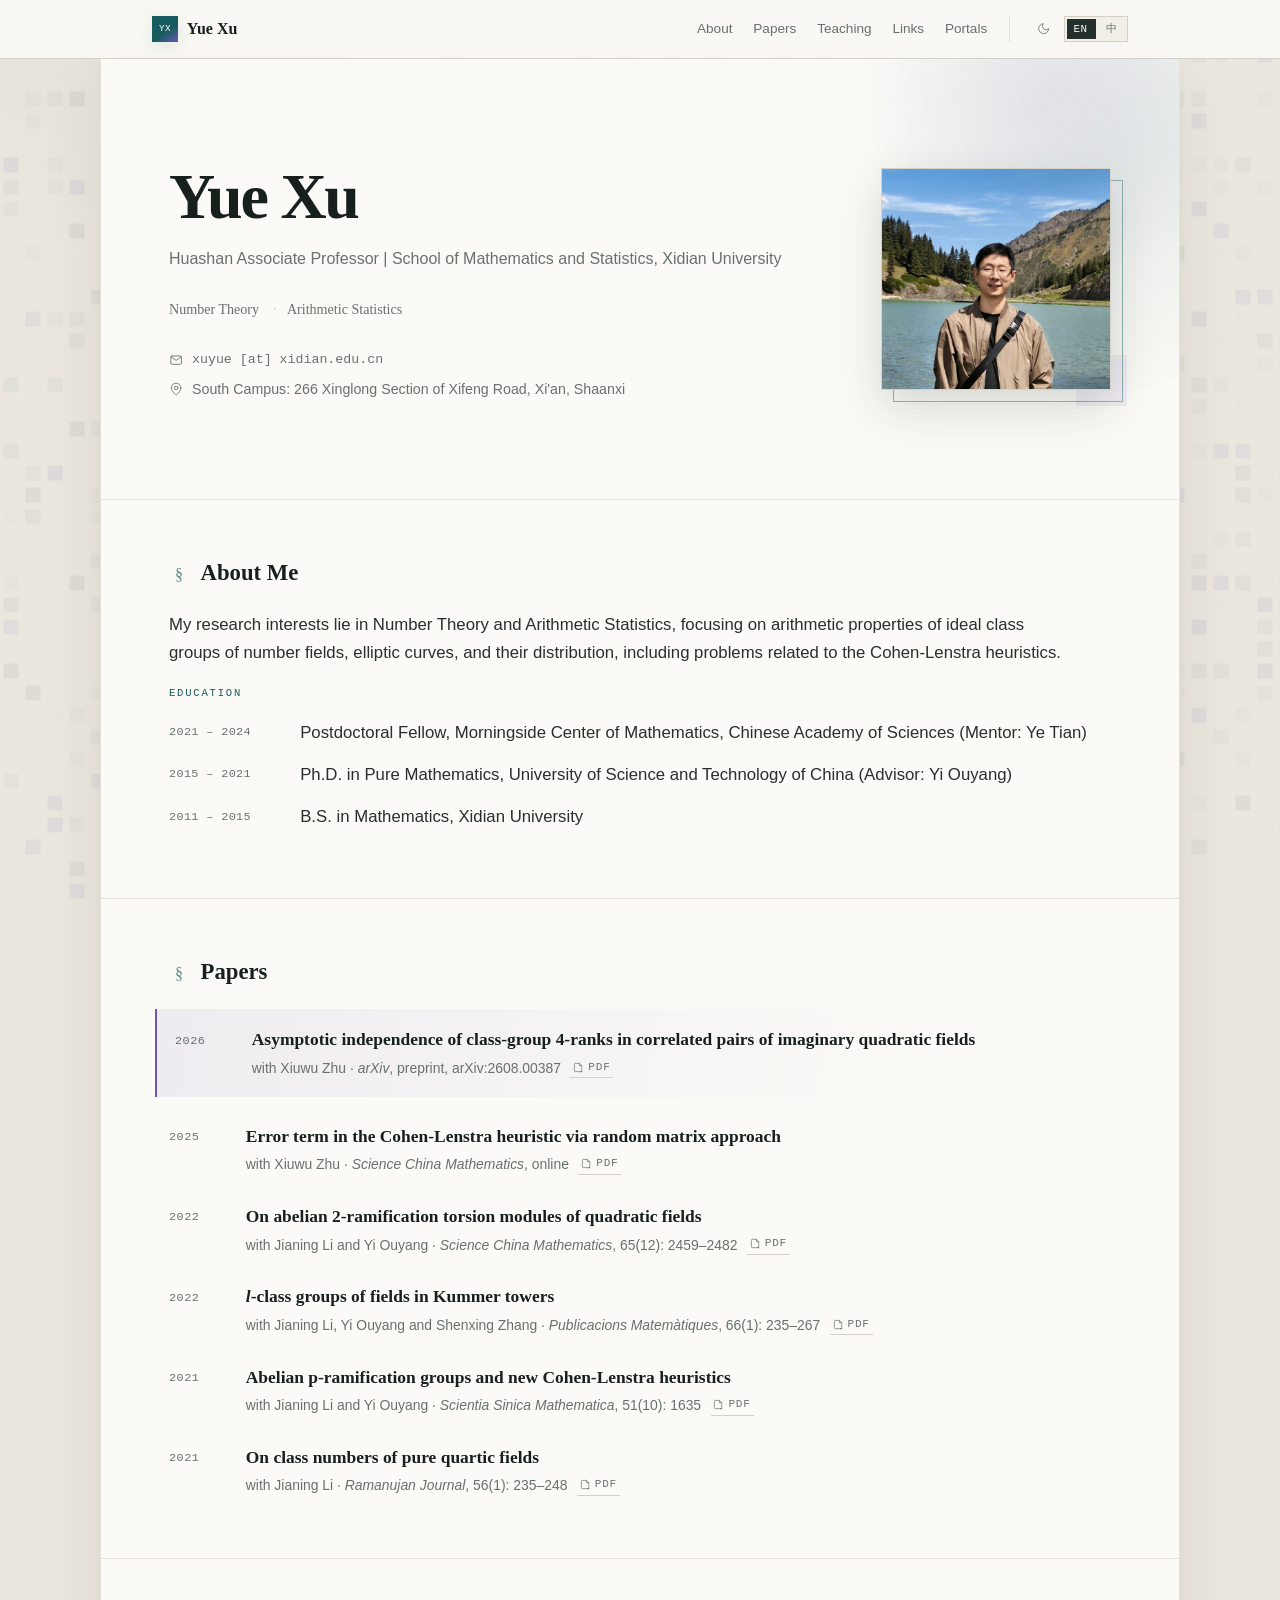
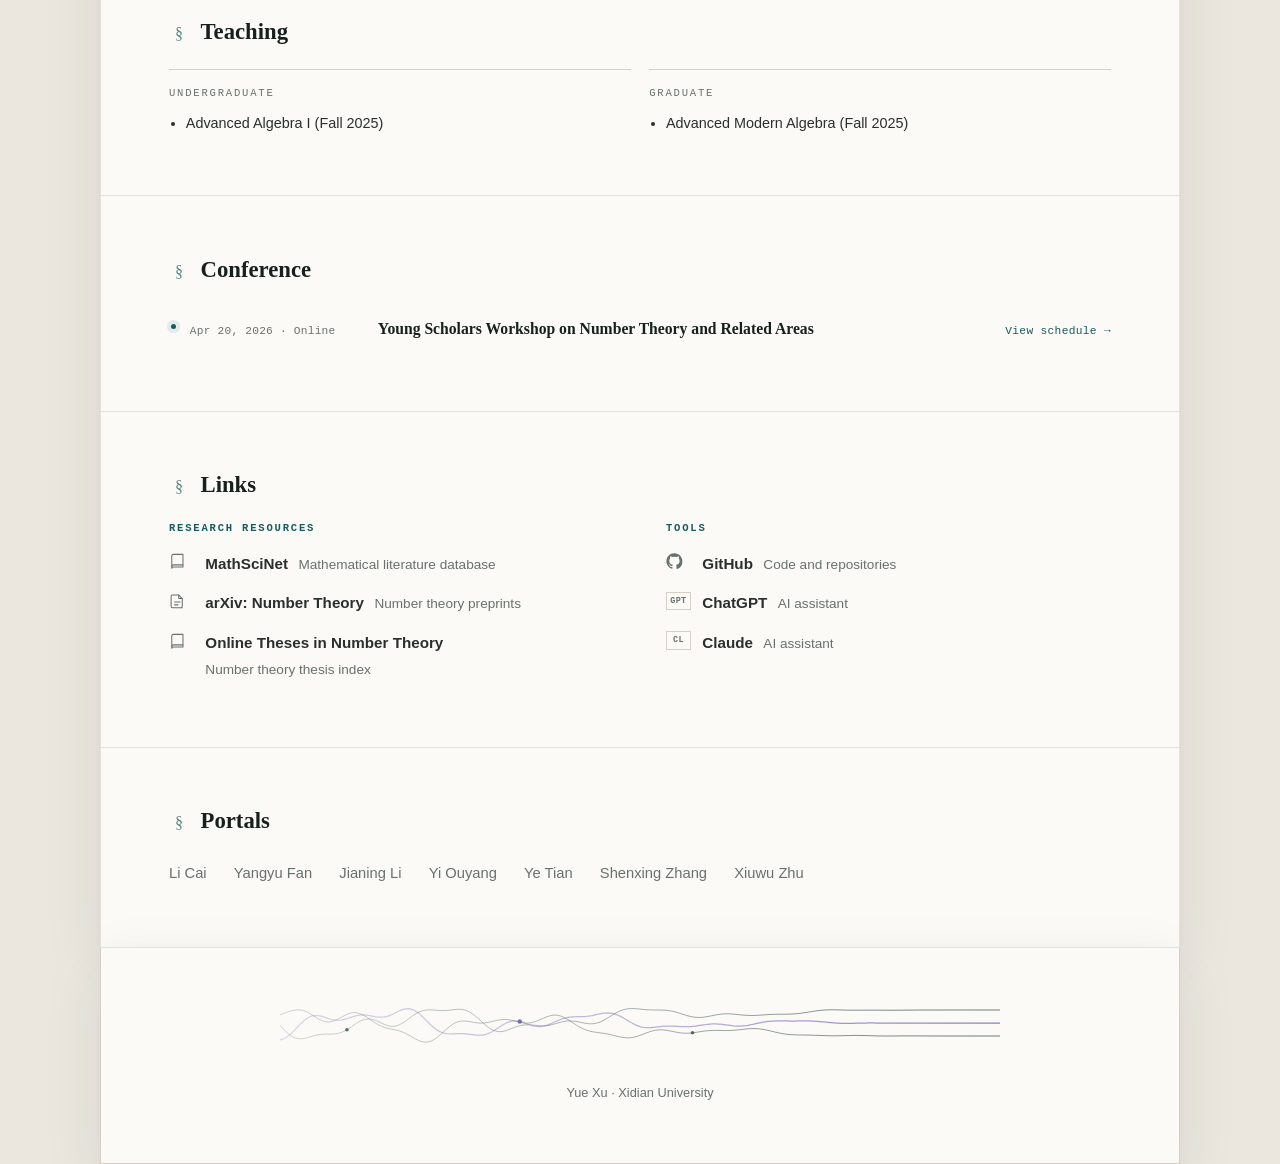
<file: index.html>
<!DOCTYPE html>
<html lang="en-US"
      data-title-en="Yue Xu · Xidian University"
      data-title-zh="许跃 · 西安电子科技大学">
<head>
    <meta charset="UTF-8">
    <meta name="viewport" content="width=device-width, initial-scale=1.0">
    <meta name="google-site-verification" content="v_LcMV06TO_iyXSn6uNJzdWxody8LDfqGHVAZ4pW4Ko" />

    <title>Yue Xu · Xidian University</title>
    <meta name="author" content="Yue Xu">
    <meta name="description" content="Yue Xu, School of Mathematics and Statistics, Xidian University. Research in number theory and arithmetic statistics.">
    <meta name="keywords" content="Yue Xu, 许跃, number theory, arithmetic statistics, Xidian University">
    <link rel="canonical" href="https://yuexumath.github.io/">

    <meta property="og:type" content="profile">
    <meta property="og:title" content="Yue Xu · Xidian University">
    <meta property="og:description" content="Research in number theory and arithmetic statistics.">
    <meta property="og:url" content="https://yuexumath.github.io/">
    <meta property="og:image" content="https://yuexumath.github.io/yx.jpg">
    <meta name="twitter:card" content="summary">

    <link rel="icon" type="image/svg+xml" href="favicon.svg">
    <link rel="stylesheet" href="style.css">

    <!-- resolve the stored theme before first paint, so there is no flash -->
    <script>
        try {
            var t = localStorage.getItem('yx-theme');
            if (t) { document.documentElement.setAttribute('data-theme', t); }
            document.documentElement.setAttribute('data-effective',
                t || (window.matchMedia('(prefers-color-scheme: dark)').matches ? 'dark' : 'light'));
        } catch (e) {}
    </script>

    <!-- No MathJax on this page: the footer glyphs are plain markup.
         If you ever add real formulas here, re-enable it:
         <script src="https://cdn.jsdelivr.net/npm/mathjax@3/es5/tex-chtml.js"></script> -->
</head>
<body>

<!-- icon sprite -->
<svg width="0" height="0" style="position:absolute" aria-hidden="true" focusable="false">
    <symbol id="i-mail" viewBox="0 0 24 24"><rect x="3" y="5" width="18" height="14" rx="2"/><path d="m3.5 6.5 8.5 6 8.5-6"/></symbol>
    <symbol id="i-pin" viewBox="0 0 24 24"><path d="M20 10c0 6-8 12-8 12s-8-6-8-12a8 8 0 1 1 16 0Z"/><circle cx="12" cy="10" r="3"/></symbol>
    <symbol id="i-pdf" viewBox="0 0 24 24"><path d="M14 3v5h5"/><path d="M19 21H5a2 2 0 0 1-2-2V5a2 2 0 0 1 2-2h9l5 5v11a2 2 0 0 1-2 2Z"/></symbol>
    <symbol id="i-book" viewBox="0 0 24 24"><path d="M4 4.5A2.5 2.5 0 0 1 6.5 2H20v18H6.5A2.5 2.5 0 0 0 4 22V4.5Z"/><path d="M4 19.5A2.5 2.5 0 0 1 6.5 17H20"/></symbol>
    <symbol id="i-text" viewBox="0 0 24 24"><path d="M14 3v5h5"/><path d="M19 21H5a2 2 0 0 1-2-2V5a2 2 0 0 1 2-2h9l5 5v11a2 2 0 0 1-2 2Z"/><path d="M8 13h8M8 17h5"/></symbol>
    <symbol id="i-github" viewBox="0 0 24 24"><path class="ico-fill" d="M12 .5C5.7.5.6 5.6.6 11.9c0 5 3.3 9.3 7.8 10.8.6.1.8-.2.8-.6v-2c-3.2.7-3.9-1.5-3.9-1.5-.5-1.3-1.3-1.7-1.3-1.7-1-.7.1-.7.1-.7 1.1.1 1.8 1.2 1.8 1.2 1 1.8 2.7 1.3 3.4 1 .1-.8.4-1.3.7-1.6-2.6-.3-5.3-1.3-5.3-5.8 0-1.3.5-2.3 1.2-3.2-.1-.3-.5-1.5.1-3.1 0 0 1-.3 3.2 1.2a11 11 0 0 1 5.8 0c2.2-1.5 3.2-1.2 3.2-1.2.6 1.6.2 2.8.1 3.1.8.9 1.2 1.9 1.2 3.2 0 4.5-2.7 5.5-5.3 5.8.4.4.8 1.1.8 2.2v3.3c0 .4.2.7.8.6a11.4 11.4 0 0 0 7.8-10.8C23.4 5.6 18.3.5 12 .5Z"/></symbol>
    <symbol id="i-sun" viewBox="0 0 24 24"><circle cx="12" cy="12" r="4"/><path d="M12 2v2M12 20v2M4.9 4.9l1.4 1.4M17.7 17.7l1.4 1.4M2 12h2M20 12h2M4.9 19.1l1.4-1.4M17.7 6.3l1.4-1.4"/></symbol>
    <symbol id="i-moon" viewBox="0 0 24 24"><path d="M21 12.8A9 9 0 1 1 11.2 3a7 7 0 0 0 9.8 9.8Z"/></symbol>
</svg>

<!-- random-matrix backdrop -->
<canvas id="matrix-bg" aria-hidden="true"></canvas>

<header class="site-nav">
    <div class="nav-inner">
        <a class="nav-brand" href="#top">
            <span class="brand-mark" aria-hidden="true">YX</span>
            <span class="brand-label" data-zh="许跃" data-en="Yue Xu"></span>
        </a>

        <nav class="nav-links" aria-label="Sections">
            <a href="#about" data-zh="个人信息" data-en="About"></a>
            <a href="#publications" data-zh="论文" data-en="Papers"></a>
            <a href="#teaching" data-zh="授课" data-en="Teaching"></a>
            <a href="#links" data-zh="链接" data-en="Links"></a>
            <a href="#portals" data-zh="传送门" data-en="Portals"></a>
        </nav>

        <div class="nav-tools">
            <button class="tool-btn" id="theme-btn" type="button"
                    data-zh-label="切换深浅色" data-en-label="Toggle theme">
                <svg class="ico ico-sun" aria-hidden="true"><use href="#i-sun"/></svg>
                <svg class="ico ico-moon" aria-hidden="true"><use href="#i-moon"/></svg>
            </button>
            <div class="lang-switch">
                <button type="button" data-lang="en">EN</button>
                <button type="button" data-lang="zh">中</button>
            </div>
        </div>
    </div>
</header>

<main class="page" id="top">

    <!-- ------------------------------------------------------------ hero -->
    <section class="card hero">
        <div class="hero-text">
            <h1 data-zh="许跃" data-en="Yue Xu"></h1>
            <p class="hero-role"
               data-zh="华山准聘副教授 | 西安电子科技大学 数学与统计学院"
               data-en="Huashan Associate Professor | School of Mathematics and Statistics, Xidian University"></p>

            <ul class="kw-list">
                <li class="kw" tabindex="0">
                    <span data-zh="数论" data-en="Number Theory"></span>
                    <span class="kw-tip" role="tooltip"
                          data-zh="代数数论、算术几何、L-函数与丢番图问题"
                          data-en="Algebraic number theory, arithmetic geometry, L-functions and Diophantine problems"></span>
                </li>
                <li class="kw" tabindex="0">
                    <span data-zh="算术统计" data-en="Arithmetic Statistics"></span>
                    <span class="kw-tip" role="tooltip"
                          data-zh="算术对象在族中的分布、启发式模型与随机矩阵方法"
                          data-en="Distributions in arithmetic families, heuristic models and random-matrix methods"></span>
                </li>
            </ul>

            <div class="hero-meta">
                <span>
                    <svg class="ico" aria-hidden="true"><use href="#i-mail"/></svg>
                    <span class="email" data-zh="xuyue [at] xidian.edu.cn" data-en="xuyue [at] xidian.edu.cn"></span>
                </span>
                <span>
                    <svg class="ico" aria-hidden="true"><use href="#i-pin"/></svg>
                    <span data-zh="南校区：陕西省西安市西沣路兴隆段266号"
                          data-en="South Campus: 266 Xinglong Section of Xifeng Road, Xi'an, Shaanxi"></span>
                </span>
            </div>
        </div>

        <div class="hero-photo">
            <img src="yx.jpg" alt="Yue Xu" class="profile-photo" width="420" height="560" decoding="async">
        </div>
    </section>

    <!-- ----------------------------------------------------------- about -->
    <section class="card" id="about">
        <h2 class="section-title" data-zh="个人信息" data-en="About Me"></h2>

        <p class="prose"
           data-zh="我的研究方向为数论与算术统计，主要关注数域的理想类群、椭圆曲线的算术性质及其分布规律，包括Cohen-Lenstra猜想等问题。"
           data-en="My research interests lie in Number Theory and Arithmetic Statistics, focusing on arithmetic properties of ideal class groups of number fields, elliptic curves, and their distribution, including problems related to the Cohen-Lenstra heuristics."></p>

        <p class="subhead" data-zh="教育背景" data-en="Education"></p>
        <ul class="timeline">
            <li>
                <span class="tl-when">2021 – 2024</span>
                <span data-zh="博士后，中国科学院晨兴数学中心，合作导师：田野"
                      data-en="Postdoctoral Fellow, Morningside Center of Mathematics, Chinese Academy of Sciences (Mentor: Ye Tian)"></span>
            </li>
            <li>
                <span class="tl-when">2015 – 2021</span>
                <span data-zh="博士，中国科学技术大学，导师：欧阳毅"
                      data-en="Ph.D. in Pure Mathematics, University of Science and Technology of China (Advisor: Yi Ouyang)"></span>
            </li>
            <li>
                <span class="tl-when">2011 – 2015</span>
                <span data-zh="学士，西安电子科技大学"
                      data-en="B.S. in Mathematics, Xidian University"></span>
            </li>
        </ul>
    </section>

    <!-- ---------------------------------------------------- publications -->
    <section class="card" id="publications">
        <h2 class="section-title" data-zh="论文" data-en="Papers"></h2>

        <ol class="pub-list">
            <li class="pub">
                <span class="pub-year">2026</span>
                <div>
                    <span class="pub-title">Asymptotic independence of class-group 4-ranks in correlated pairs of imaginary quadratic fields</span>
                    <span class="pub-meta">
                        <span data-zh="与朱秀武合作" data-en="with Xiuwu Zhu"></span> ·
                        <em class="pub-venue">arXiv</em>,
                        <span data-zh="预印本" data-en="preprint"></span>, arXiv:2608.00387
                        <a href="https://arxiv.org/pdf/2608.00387" target="_blank" rel="noopener"
                           class="pdf-link" data-zh-title="查看预印本" data-en-title="View preprint">
                            <svg class="ico" aria-hidden="true"><use href="#i-pdf"/></svg>PDF
                        </a>
                    </span>
                </div>
            </li>

            <li class="pub">
                <span class="pub-year">2025</span>
                <div>
                    <span class="pub-title">Error term in the Cohen-Lenstra heuristic via random matrix approach</span>
                    <span class="pub-meta">
                        <span data-zh="与朱秀武合作" data-en="with Xiuwu Zhu"></span> ·
                        <em class="pub-venue" data-zh="中国科学：数学（英文版）" data-en="Science China Mathematics"></em>,
                        <span data-zh="在线发表" data-en="online"></span>
                        <a href="https://www.sciengine.com/SCM/doi/10.1007/s11425-024-2455-y" target="_blank" rel="noopener"
                           class="pdf-link" data-zh-title="查看论文" data-en-title="View paper">
                            <svg class="ico" aria-hidden="true"><use href="#i-pdf"/></svg>PDF
                        </a>
                    </span>
                </div>
            </li>

            <li class="pub">
                <span class="pub-year">2022</span>
                <div>
                    <span class="pub-title">On abelian 2-ramification torsion modules of quadratic fields</span>
                    <span class="pub-meta">
                        <span data-zh="与李加宁、欧阳毅合作" data-en="with Jianing Li and Yi Ouyang"></span> ·
                        <em class="pub-venue" data-zh="中国科学：数学（英文版）" data-en="Science China Mathematics"></em>,
                        65(12): 2459–2482
                        <a href="https://link.springer.com/article/10.1007/s11425-021-1946-0" target="_blank" rel="noopener"
                           class="pdf-link" data-zh-title="查看论文" data-en-title="View paper">
                            <svg class="ico" aria-hidden="true"><use href="#i-pdf"/></svg>PDF
                        </a>
                    </span>
                </div>
            </li>

            <li class="pub">
                <span class="pub-year">2022</span>
                <div>
                    <span class="pub-title"><em>l</em>-class groups of fields in Kummer towers</span>
                    <span class="pub-meta">
                        <span data-zh="与李加宁、欧阳毅、张神星合作" data-en="with Jianing Li, Yi Ouyang and Shenxing Zhang"></span> ·
                        <em class="pub-venue">Publicacions Matemàtiques</em>,
                        66(1): 235–267
                        <a href="https://projecteuclid.org/journals/publicacions-matematiques/volume-66/issue-1/ell-class-groups-of-fields-in-Kummer-towers/10.5565/PUBLMAT6612210.short" target="_blank" rel="noopener"
                           class="pdf-link" data-zh-title="查看论文" data-en-title="View paper">
                            <svg class="ico" aria-hidden="true"><use href="#i-pdf"/></svg>PDF
                        </a>
                    </span>
                </div>
            </li>

            <li class="pub">
                <span class="pub-year">2021</span>
                <div>
                    <span class="pub-title" data-zh="阿贝尔p分歧扭子群和新Cohen-Lenstra猜想"
                          data-en="Abelian p-ramification groups and new Cohen-Lenstra heuristics"></span>
                    <span class="pub-meta">
                        <span data-zh="与李加宁、欧阳毅合作" data-en="with Jianing Li and Yi Ouyang"></span> ·
                        <em class="pub-venue" data-zh="中国科学：数学" data-en="Scientia Sinica Mathematica"></em>,
                        51(10): 1635
                        <a href="https://doi.org/10.1360/SSM-2020-0294" target="_blank" rel="noopener"
                           class="pdf-link" data-zh-title="查看论文" data-en-title="View paper">
                            <svg class="ico" aria-hidden="true"><use href="#i-pdf"/></svg>PDF
                        </a>
                    </span>
                </div>
            </li>

            <li class="pub">
                <span class="pub-year">2021</span>
                <div>
                    <span class="pub-title">On class numbers of pure quartic fields</span>
                    <span class="pub-meta">
                        <span data-zh="与李加宁合作" data-en="with Jianing Li"></span> ·
                        <em class="pub-venue">Ramanujan Journal</em>,
                        56(1): 235–248
                        <a href="https://link.springer.com/article/10.1007/s11139-020-00253-2" target="_blank" rel="noopener"
                           class="pdf-link" data-zh-title="查看论文" data-en-title="View paper">
                            <svg class="ico" aria-hidden="true"><use href="#i-pdf"/></svg>PDF
                        </a>
                    </span>
                </div>
            </li>
        </ol>
    </section>

    <!-- -------------------------------------------------------- teaching -->
    <section class="card" id="teaching">
        <h2 class="section-title" data-zh="授课情况" data-en="Teaching"></h2>
        <div class="grid-2">
            <div class="mini-card">
                <p class="subhead" data-zh="本科生课程" data-en="Undergraduate"></p>
                <ul>
                    <li data-zh="高等代数 I（2025 年秋季学期）" data-en="Advanced Algebra I (Fall 2025)"></li>
                </ul>
            </div>
            <div class="mini-card">
                <p class="subhead" data-zh="研究生课程" data-en="Graduate"></p>
                <ul>
                    <li data-zh="抽象代数（2025 年秋季学期）" data-en="Advanced Modern Algebra (Fall 2025)"></li>
                </ul>
            </div>
        </div>
    </section>

    <!-- ------------------------------------------------------ conference -->
    <section class="card" id="conference">
        <h2 class="section-title" data-zh="学术会议" data-en="Conference"></h2>
        <div class="conference-list">
            <div class="conference-item">
                <span class="conference-date"
                      data-zh="2026 年 4 月 20 日 · 线上"
                      data-en="Apr 20, 2026 · Online"></span>
                <span class="conference-title"
                      data-zh="数论及相关领域青年学者研讨会"
                      data-en="Young Scholars Workshop on Number Theory and Related Areas"></span>
                <a class="conference-action" href="meeting.html">
                    <span data-zh="查看日程 →" data-en="View schedule →"></span>
                </a>
            </div>
        </div>
    </section>

    <!-- ----------------------------------------------------------- links -->
    <section class="card" id="links">
        <h2 class="section-title" data-zh="链接" data-en="Links"></h2>
        <div class="link-groups">
            <div class="link-group">
                <h3 class="subhead" data-zh="学术资源" data-en="Research resources"></h3>
                <ul class="link-list">
                    <li>
                        <a class="link-row" href="https://mathscinet.ams.org" target="_blank" rel="noopener">
                            <svg class="ico" aria-hidden="true"><use href="#i-book"/></svg>
                            <span class="link-copy">
                                <strong>MathSciNet</strong>
                                <span class="link-note" data-zh="数学文献数据库" data-en="Mathematical literature database"></span>
                            </span>
                        </a>
                    </li>
                    <li>
                        <a class="link-row" href="https://arxiv.org/list/math.NT/recent" target="_blank" rel="noopener">
                            <svg class="ico" aria-hidden="true"><use href="#i-text"/></svg>
                            <span class="link-copy">
                                <strong data-zh="arXiv：数论" data-en="arXiv: Number Theory"></strong>
                                <span class="link-note" data-zh="数论预印本" data-en="Number theory preprints"></span>
                            </span>
                        </a>
                    </li>
                    <li>
                        <a class="link-row" href="http://www.numbertheory.org/ntw/N5.html" target="_blank" rel="noopener">
                            <svg class="ico" aria-hidden="true"><use href="#i-book"/></svg>
                            <span class="link-copy">
                                <strong>Online Theses in Number Theory</strong>
                                <span class="link-note" data-zh="数论学位论文索引" data-en="Number theory thesis index"></span>
                            </span>
                        </a>
                    </li>
                </ul>
            </div>

            <div class="link-group">
                <h3 class="subhead" data-zh="工具" data-en="Tools"></h3>
                <ul class="link-list">
                    <li>
                        <a class="link-row" href="https://github.com/" target="_blank" rel="noopener">
                            <svg class="ico" aria-hidden="true"><use href="#i-github"/></svg>
                            <span class="link-copy">
                                <strong>GitHub</strong>
                                <span class="link-note" data-zh="代码与项目" data-en="Code and repositories"></span>
                            </span>
                        </a>
                    </li>
                    <li>
                        <a class="link-row" href="https://chat.openai.com/chat" target="_blank" rel="noopener">
                            <span class="link-mark" aria-hidden="true">GPT</span>
                            <span class="link-copy">
                                <strong>ChatGPT</strong>
                                <span class="link-note" data-zh="AI 助手" data-en="AI assistant"></span>
                            </span>
                        </a>
                    </li>
                    <li>
                        <a class="link-row" href="https://claude.ai/" target="_blank" rel="noopener">
                            <span class="link-mark" aria-hidden="true">CL</span>
                            <span class="link-copy">
                                <strong>Claude</strong>
                                <span class="link-note" data-zh="AI 助手" data-en="AI assistant"></span>
                            </span>
                        </a>
                    </li>
                </ul>
            </div>
        </div>
    </section>

    <!-- --------------------------------------------------------- portals -->
    <section class="card" id="portals">
        <h2 class="section-title" data-zh="传送门" data-en="Portals"></h2>
        <ul class="portal-list">
            <li><a href="https://ams.cnu.edu.cn/english/People/Faculty/ed036a06808940889455279e07fd87ed.htm" target="_blank" rel="noopener" data-zh="蔡立" data-en="Li Cai"></a></li>
            <li><a href="https://math.bit.edu.cn/szdw/jgml/sxx/fyy/index.htm" target="_blank" rel="noopener" data-zh="范洋宇" data-en="Yangyu Fan"></a></li>
            <li><a href="https://faculty.sdu.edu.cn/lijianing/en/index.htm" target="_blank" rel="noopener" data-zh="李加宁" data-en="Jianing Li"></a></li>
            <li><a href="http://staff.ustc.edu.cn/~yiouyang/" target="_blank" rel="noopener" data-zh="欧阳毅" data-en="Yi Ouyang"></a></li>
            <li><a href="http://www.mcm.ac.cn/people/members/202012/t20201204_644494.html" target="_blank" rel="noopener" data-zh="田野" data-en="Ye Tian"></a></li>
            <li><a href="https://zhangshenxing.github.io/" target="_blank" rel="noopener" data-zh="张神星" data-en="Shenxing Zhang"></a></li>
            <li><a href="https://xwzhu.xyz/" target="_blank" rel="noopener" data-zh="朱秀武" data-en="Xiuwu Zhu"></a></li>
        </ul>
    </section>

</main>

<footer class="site-footer">
    <div class="footer-rule"></div>
    <canvas id="reasoning-path" class="reasoning-path" aria-hidden="true"></canvas>
    <p data-zh="许跃 · 西安电子科技大学"
       data-en="Yue Xu · Xidian University"></p>
</footer>

<script src="site.js"></script>
</body>
</html>
</file>
<file: style.css>
/* ============================================================================
   Yue Xu · personal academic site
   Shared stylesheet for index.html and meeting.html.

   Design brief: a contemporary mathematical journal rather than a product
   dashboard. Warm paper, dark ink, one scholarly teal, and a restrained
   violet signal for the newest material. Motion is quiet and optional.
   ========================================================================= */

/* ------------------------------------------------------------ 1. tokens */
:root {
    color-scheme: light;

    --bg:            #ebe7df;
    --surface:       #fbfaf6;
    --surface-raised:#fffefa;
    --surface-2:     #f2efe7;
    --border:        #d4d0c7;
    --border-soft:   #e5e1d9;
    --rule-strong:   #25302d;
    --text:          #2a2f2d;
    --text-muted:    #69716d;
    --heading:       #17201d;
    --accent:        #175b5e;
    --accent-strong: #0e4548;
    --accent-soft:   rgba(23, 91, 94, 0.095);
    --signal:        #6858b3;
    --signal-soft:   rgba(104, 88, 179, 0.085);
    --nav-bg:        rgba(251, 250, 246, 0.88);
    --ambient:       rgba(23, 91, 94, 0.075);
    --paper-shadow:  0 20px 58px rgba(36, 42, 39, 0.085),
                     0 2px 10px rgba(36, 42, 39, 0.035);

    --tip-bg:        #202825;
    --tip-fg:        #f7f4ec;

    /* random-matrix backdrop */
    --matrix-rgb:        58, 83, 80;
    --matrix-accent-rgb: 104, 88, 179;
    --matrix-alpha:      0.105;

    --font-sans: "Helvetica Neue", Inter, -apple-system, BlinkMacSystemFont,
                 "Segoe UI", Arial, "PingFang SC", "Hiragino Sans GB",
                 "Microsoft YaHei", "Source Han Sans SC", sans-serif;
    --font-serif: "Iowan Old Style", "Palatino Linotype", Palatino, Georgia,
                  "Source Han Serif SC", "Noto Serif CJK SC", "Songti SC",
                  SimSun, serif;
    --font-mono: ui-monospace, "SF Mono", "Cascadia Mono", "JetBrains Mono",
                 Consolas, "Courier New", monospace;

    --nav-h: 58px;
    --maxw:  1080px;
}

@media (prefers-color-scheme: dark) {
    :root:not([data-theme="light"]) {
        color-scheme: dark;
        --bg:            #0d1210;
        --surface:       #131916;
        --surface-raised:#171e1a;
        --surface-2:     #1a211e;
        --border:        #303a35;
        --border-soft:   #242d29;
        --rule-strong:   #aab6b0;
        --text:          #d9ded9;
        --text-muted:    #929c96;
        --heading:       #f2f2e9;
        --accent:        #78c5c1;
        --accent-strong: #9edbd7;
        --accent-soft:   rgba(120, 197, 193, 0.13);
        --signal:        #aa9be3;
        --signal-soft:   rgba(170, 155, 227, 0.12);
        --nav-bg:        rgba(19, 25, 22, 0.86);
        --ambient:       rgba(120, 197, 193, 0.06);
        --paper-shadow:  0 22px 66px rgba(0, 0, 0, 0.25),
                         0 2px 12px rgba(0, 0, 0, 0.14);
        --tip-bg:        #e7ebe6;
        --tip-fg:        #121714;
        --matrix-rgb:        120, 197, 193;
        --matrix-accent-rgb: 170, 155, 227;
        --matrix-alpha:      0.115;
    }
}

:root[data-theme="dark"] {
    color-scheme: dark;
    --bg:            #0d1210;
    --surface:       #131916;
    --surface-raised:#171e1a;
    --surface-2:     #1a211e;
    --border:        #303a35;
    --border-soft:   #242d29;
    --rule-strong:   #aab6b0;
    --text:          #d9ded9;
    --text-muted:    #929c96;
    --heading:       #f2f2e9;
    --accent:        #78c5c1;
    --accent-strong: #9edbd7;
    --accent-soft:   rgba(120, 197, 193, 0.13);
    --signal:        #aa9be3;
    --signal-soft:   rgba(170, 155, 227, 0.12);
    --nav-bg:        rgba(19, 25, 22, 0.86);
    --ambient:       rgba(120, 197, 193, 0.06);
    --paper-shadow:  0 22px 66px rgba(0, 0, 0, 0.25),
                     0 2px 12px rgba(0, 0, 0, 0.14);
    --tip-bg:        #e7ebe6;
    --tip-fg:        #121714;
    --matrix-rgb:        120, 197, 193;
    --matrix-accent-rgb: 170, 155, 227;
    --matrix-alpha:      0.115;
}

/* -------------------------------------------------------------- 2. base */
*, *::before, *::after { box-sizing: border-box; }

html { -webkit-text-size-adjust: 100%; scroll-behavior: smooth; }

body {
    margin: 0;
    background:
        radial-gradient(circle at 8% -10%, var(--ambient), transparent 34rem),
        var(--bg);
    color: var(--text);
    font-family: var(--font-sans);
    font-size: 16.75px;
    line-height: 1.72;
    -webkit-font-smoothing: antialiased;
    text-rendering: optimizeLegibility;
}

h1, h2, h3, h4, h5 {
    font-family: var(--font-serif);
    color: var(--heading);
    line-height: 1.24;
    margin: 0;
    font-weight: 600;
}

p { margin: 0 0 1rem; }
ul, ol { margin: 0 0 1rem; padding-left: 1.2rem; }
li { margin-bottom: .3rem; }

a { color: var(--accent); text-decoration: none; transition: color .15s linear; }
a:hover { color: var(--accent-strong); }

:focus-visible { outline: 1px solid var(--accent); outline-offset: 2px; }

hr { border: 0; border-top: 1px solid var(--border); margin: 2rem 0; }

.ico {
    width: 1em;
    height: 1em;
    flex: none;
    vertical-align: -0.13em;
    stroke: currentColor;
    fill: none;
    stroke-width: 1.5;
    stroke-linecap: round;
    stroke-linejoin: round;
}
.ico-fill { fill: currentColor; stroke: none; }

#matrix-bg {
    position: fixed;
    inset: 0;
    width: 100%;
    height: 100%;
    z-index: 0;
    pointer-events: none;
    opacity: .82;
}

/* --------------------------------------------------------- 3. top nav */
.site-nav {
    position: sticky;
    top: 0;
    z-index: 40;
    background: var(--nav-bg);
    border-bottom: 1px solid var(--border);
    -webkit-backdrop-filter: blur(16px) saturate(130%);
    backdrop-filter: blur(16px) saturate(130%);
}

.nav-inner {
    max-width: var(--maxw);
    margin: 0 auto;
    height: var(--nav-h);
    padding: 0 3.25rem;
    display: flex;
    align-items: center;
    gap: 1rem;
}

.nav-brand {
    display: inline-flex;
    align-items: center;
    gap: .55rem;
    font-family: var(--font-serif);
    font-size: 1rem;
    font-weight: 600;
    color: var(--heading);
    white-space: nowrap;
}
.nav-brand:hover { color: var(--accent); }

.brand-mark {
    display: inline-grid;
    place-items: center;
    width: 26px;
    height: 26px;
    background: linear-gradient(145deg, var(--accent) 0 58%, var(--signal) 100%);
    color: #fff;
    font-family: var(--font-mono);
    font-size: .58rem;
    font-weight: 500;
    letter-spacing: .04em;
    box-shadow: 0 5px 15px var(--accent-soft);
}

.nav-links {
    display: flex;
    align-items: center;
    gap: 1.3rem;
    margin-left: auto;
    overflow-x: auto;
    scrollbar-width: none;
}
.nav-links::-webkit-scrollbar { display: none; }

.nav-links a {
    font-size: .85rem;
    color: var(--text-muted);
    white-space: nowrap;
    padding: .25rem 0;
    border-bottom: 1px solid transparent;
    transition: color .15s linear, border-color .15s linear;
}
.nav-links a:hover { color: var(--heading); border-bottom-color: var(--accent); }

.nav-tools {
    display: flex;
    align-items: center;
    gap: .4rem;
    padding-left: 1.3rem;
    margin-left: .35rem;
    border-left: 1px solid var(--border-soft);
}

.tool-btn {
    display: inline-grid;
    place-items: center;
    width: 27px;
    height: 25px;
    padding: 0;
    border: 0;
    background: transparent;
    color: var(--text-muted);
    cursor: pointer;
    transition: color .18s ease, background-color .18s ease;
}
.tool-btn:hover { color: var(--heading); background: var(--accent-soft); }
.tool-btn .ico {
    grid-area: 1 / 1;
    transition: opacity .22s ease, transform .42s cubic-bezier(.2, .75, .25, 1);
}

.lang-switch {
    position: relative;
    display: inline-flex;
    border: 1px solid var(--border);
    background: var(--surface-2);
    isolation: isolate;
}
.lang-switch::before {
    content: "";
    position: absolute;
    inset: 2px auto 2px 2px;
    z-index: 0;
    width: calc(50% - 2px);
    background: var(--rule-strong);
    transition: transform .28s cubic-bezier(.2, .75, .25, 1);
}
html[lang^="zh"] .lang-switch::before { transform: translateX(100%); }
.lang-switch button {
    position: relative;
    z-index: 1;
    min-width: 31px;
    padding: .1rem .42rem;
    border: 0;
    background: transparent;
    color: var(--text-muted);
    font-family: var(--font-mono);
    font-size: .68rem;
    letter-spacing: .04em;
    line-height: 21px;
    cursor: pointer;
    /* colour only: the active class is applied on load, and a background
       transition would animate in from transparent on first paint */
    transition: color .15s linear;
}
.lang-switch button:hover { color: var(--heading); }
.lang-switch button.active { background: transparent; color: var(--surface); }

[data-effective="dark"] .ico-moon,
[data-effective="light"] .ico-sun {
    opacity: 0;
    transform: rotate(-70deg) scale(.58);
}
[data-effective="dark"] .ico-sun,
[data-effective="light"] .ico-moon {
    opacity: 1;
    transform: rotate(0) scale(1);
}

/* --------------------------------------------- 4. the document column */
.page {
    position: relative;
    z-index: 1;
    counter-reset: sec;
    max-width: var(--maxw);
    margin: 0 auto;
    background: var(--surface);
    border-left: 1px solid var(--border-soft);
    border-right: 1px solid var(--border-soft);
    box-shadow: var(--paper-shadow);
}

/* the only structural rule: one hairline between sections */
.card {
    position: relative;
    padding: 3.7rem 4.25rem;
    border-top: 1px solid var(--border-soft);
    scroll-margin-top: var(--nav-h);
}
.card:first-child { border-top: 0; }

.prose {
    width: 100%;
    max-width: 56rem;
    overflow-wrap: break-word;
}

/* A quiet book-style section sign, with the title kept in serif. */
.section-title {
    display: flex;
    align-items: baseline;
    gap: .72rem;
    font-size: 1.42rem;
    font-weight: 600;
    margin: 0 0 1.45rem;
}
.section-title::before {
    content: "§";
    width: 1.25rem;
    height: auto;
    flex: none;
    background: none;
    color: var(--accent);
    font-family: Georgia, "Times New Roman", serif;
    font-size: 1rem;
    font-weight: 400;
    line-height: 1;
    text-align: center;
    opacity: .72;
    transform: translateY(-.02em);
}

.subhead {
    font-family: var(--font-mono);
    font-size: .66rem;
    letter-spacing: .17em;
    text-transform: uppercase;
    color: var(--accent);
    margin: 0 0 .6rem;
}

/* --------------------------------------------------------- 5. hero */
.hero {
    display: grid;
    grid-template-columns: minmax(0, 1fr) 230px;
    gap: 4.25rem;
    align-items: center;
    min-height: 440px;
    padding-top: 4.7rem;
    padding-bottom: 4.7rem;
    overflow: hidden;
}
.hero::before {
    content: "";
    position: absolute;
    top: -13rem;
    right: -11rem;
    width: 34rem;
    height: 34rem;
    border-radius: 50%;
    background:
        radial-gradient(circle at 44% 46%, var(--signal-soft), transparent 46%),
        radial-gradient(circle at 58% 55%, var(--accent-soft), transparent 62%);
    pointer-events: none;
}
.hero-text, .hero-photo { position: relative; z-index: 1; }

.hero h1 {
    font-size: clamp(2.8rem, 6vw, 4rem);
    letter-spacing: -0.035em;
    margin-bottom: .55rem;
}

.hero-role {
    color: var(--text-muted);
    max-width: 42rem;
    font-size: 1rem;
    margin-bottom: 1.5rem;
}

.hero-meta {
    display: flex;
    flex-direction: column;
    gap: .35rem;
    margin-top: 1.7rem;
    font-size: .89rem;
    color: var(--text-muted);
}
.hero-meta > span { display: flex; align-items: flex-start; gap: .55rem; }
.hero-meta .ico { margin-top: .35em; color: var(--text-muted); }
.email { font-family: var(--font-mono); font-size: .83rem; }

.profile-photo {
    width: 100%;
    height: auto;
    display: block;
    border: 1px solid var(--border);
    filter: saturate(.82) contrast(1.025);
    box-shadow: 0 18px 45px rgba(24, 34, 30, .16);
    transition: filter .35s ease, transform .45s cubic-bezier(.2, .75, .25, 1), box-shadow .35s ease;
}
.hero-photo::before {
    content: "";
    position: absolute;
    inset: .75rem -.75rem -.75rem .75rem;
    z-index: -1;
    border: 1px solid var(--accent);
    opacity: .42;
}
.hero-photo::after {
    content: "";
    position: absolute;
    right: -1rem;
    bottom: -1rem;
    width: 3.2rem;
    height: 3.2rem;
    z-index: -1;
    background: var(--signal-soft);
}
.hero-photo:hover .profile-photo {
    filter: saturate(.98) contrast(1.02);
    transform: translate(-2px, -2px);
    box-shadow: 0 22px 52px rgba(24, 34, 30, .2);
}

/* ------------------------------------------- 6. keyword tags + tips */
.kw-list {
    display: flex;
    flex-wrap: wrap;
    gap: .25rem 0;
    list-style: none;
    margin: 0;
    padding: 0;
}

.kw {
    position: relative;
    margin: 0;
    padding: .08rem 0;
    border: 0;
    background: transparent;
    color: var(--text-muted);
    font-family: var(--font-serif);
    font-size: .88rem;
    line-height: 1.6;
    cursor: help;
    transition: color .15s linear, background-color .15s linear;
}
.kw:not(:last-child)::after {
    content: "·";
    display: inline-block;
    margin: 0 .65rem;
    color: var(--border);
}
.kw:hover, .kw:focus-visible {
    background: transparent;
    color: var(--accent-strong);
}

.kw-tip {
    position: absolute;
    bottom: calc(100% + 7px);
    left: -.55rem;
    z-index: 30;
    width: max-content;
    max-width: min(300px, 72vw);
    padding: .55rem .72rem;
    background: var(--tip-bg);
    color: var(--tip-fg);
    font-size: .75rem;
    line-height: 1.5;
    text-align: left;
    opacity: 0;
    visibility: hidden;
    transform: translateY(3px);
    transition: opacity .15s ease, visibility .15s, transform .15s ease;
}
.kw:hover .kw-tip,
.kw:focus-visible .kw-tip { opacity: 1; visibility: visible; transform: translateY(0); }

/* ------------------------------------- 7. education — spacing, no rules */
.timeline { list-style: none; margin: 0; padding: 0; }
.timeline li {
    display: grid;
    grid-template-columns: 7rem 1fr;
    gap: 0 1.2rem;
    margin: 0;
    padding: .42rem 0;
    border: 0;
}
.timeline li::before { content: none; }

.tl-when {
    display: block;
    font-family: var(--font-mono);
    font-size: .74rem;
    color: var(--text-muted);
    letter-spacing: .03em;
    padding-top: .3em;
}

/* ------------------------------- 8. publications — spacing, no rules */
.pub-list { list-style: none; margin: 0; padding: 0; }

.pub {
    display: grid;
    grid-template-columns: 3.6rem 1fr;
    gap: 0 1.2rem;
    margin: 0;
    padding: 0 0 1.55rem;
    border: 0;
}
.pub:last-child { padding-bottom: 0; }

.pub:first-child {
    position: relative;
    margin: .1rem -.9rem 1.55rem;
    padding: 1rem .9rem 1rem 1.15rem;
    border-left: 2px solid var(--signal);
    background: linear-gradient(100deg, var(--signal-soft), transparent 78%);
}

.pub-year {
    font-family: var(--font-mono);
    font-size: .74rem;
    letter-spacing: .04em;
    color: var(--text-muted);
    padding-top: .45em;
}

.pub-title {
    display: block;
    font-family: var(--font-serif);
    font-size: 1.09rem;
    font-weight: 600;
    color: var(--heading);
    margin-bottom: .1rem;
}
.pub-venue { font-style: italic; color: var(--text-muted); }
.pub-meta { display: block; font-size: .87rem; color: var(--text-muted); }

.pdf-link {
    display: inline-flex;
    align-items: center;
    gap: .25rem;
    margin-left: .35rem;
    color: var(--text-muted);
    font-family: var(--font-mono);
    font-size: .69rem;
    letter-spacing: .07em;
    white-space: nowrap;
    padding: .04rem .18rem;
    border-bottom: 1px solid var(--border);
    transition: color .15s linear, border-color .15s linear;
}
.pdf-link:hover { color: var(--accent); border-bottom-color: var(--accent); }

/* ----------------------------------------------------- 9. boxes, links */
.grid-2 {
    display: grid;
    grid-template-columns: repeat(auto-fit, minmax(230px, 1fr));
    gap: 1.15rem;
    border: 0;
}

.mini-card {
    padding: .85rem 0 0;
    border: 0;
    border-top: 1px solid var(--border);
    background: transparent;
}
.mini-card .subhead { color: var(--text-muted); }
.mini-card ul { margin: .35rem 0 0; padding-left: 1.05rem; }
.mini-card li { font-size: .9rem; margin-bottom: 0; }

.conference-list {
    border: 0;
}
.conference-item {
    position: relative;
    display: grid;
    grid-template-columns: 10.75rem minmax(0, 1fr) auto;
    align-items: baseline;
    gap: 1rem;
    padding: .55rem 0 .55rem 1.3rem;
    border: 0;
}
.conference-item::before {
    content: "";
    position: absolute;
    left: .15rem;
    top: 1.05rem;
    width: 5px;
    height: 5px;
    border-radius: 50%;
    background: var(--accent);
    box-shadow: 0 0 0 4px var(--accent-soft);
}
.conference-date {
    font-family: var(--font-mono);
    font-size: .7rem;
    letter-spacing: .02em;
    color: var(--text-muted);
}
.conference-title {
    min-width: 0;
    font-family: var(--font-serif);
    font-size: .98rem;
    font-weight: 600;
    color: var(--heading);
}
.conference-action {
    font-family: var(--font-mono);
    font-size: .7rem;
    letter-spacing: .03em;
    white-space: nowrap;
    border-bottom: 1px solid transparent;
}
.conference-action:hover { border-bottom-color: var(--accent); }

.link-groups {
    display: grid;
    grid-template-columns: repeat(2, minmax(0, 1fr));
    gap: 3.25rem;
}
.link-group { min-width: 0; }
.link-group .subhead { margin-bottom: .55rem; }
.link-list { list-style: none; margin: 0; padding: 0; }
.link-list li { margin: 0; border: 0; }

.link-row {
    display: grid;
    grid-template-columns: 1.55rem minmax(0, 1fr);
    align-items: start;
    gap: .72rem;
    padding: .42rem 0;
    color: var(--text);
}
.link-copy {
    display: flex;
    flex-wrap: wrap;
    align-items: baseline;
    gap: .12rem .65rem;
    min-width: 0;
}
.link-row .ico { color: var(--text-muted); margin-top: .16rem; }
.link-mark {
    display: inline-grid;
    place-items: center;
    width: 1.55rem;
    height: 1.15rem;
    margin-top: .08rem;
    border: 1px solid var(--border);
    color: var(--text-muted);
    font-family: var(--font-mono);
    font-size: .53rem;
    font-weight: 600;
    letter-spacing: .035em;
    line-height: 1;
    transition: color .18s ease, border-color .18s ease, transform .18s ease;
}
.link-row strong { font-weight: 600; font-size: .95rem; }
.link-row .link-note { color: var(--text-muted); font-size: .85rem; }
.link-row:hover { color: var(--text); }
.link-row:hover strong { color: var(--accent); }
.link-row:hover .ico { color: var(--signal); transform: translateX(2px); }
.link-row:hover .link-mark { color: var(--signal); border-color: var(--signal); transform: translateX(2px); }
.link-row .ico { transition: color .18s ease, transform .18s ease; }

/* -------------------------------------------------------- 10. portals */
.portal-list {
    display: flex;
    flex-wrap: wrap;
    gap: .4rem 1.7rem;
    list-style: none;
    margin: 0;
    padding: 0;
}
.portal-list li { margin: 0; }
.portal-list a {
    display: inline-block;
    padding: 0;
    border: 0;
    background: transparent;
    color: var(--text-muted);
    font-size: .92rem;
    border-bottom: 1px solid transparent;
    transition: color .15s linear, border-color .15s linear, transform .18s ease;
}
.portal-list a:hover { color: var(--accent); border-bottom-color: var(--accent); transform: translateY(-1px); }

/* -------------------------------------- 11. footer reasoning trajectory */
.site-footer {
    position: relative;
    z-index: 1;
    max-width: var(--maxw);
    margin: 0 auto;
    padding: 2rem 4.25rem 2.7rem;
    background: var(--surface);
    border-left: 1px solid var(--border);
    border-right: 1px solid var(--border);
    border-top: 1px solid var(--border-soft);
    border-bottom: 1px solid var(--border);
    box-shadow: var(--paper-shadow);
    text-align: center;
    color: var(--text-muted);
    font-size: .8rem;
}

.footer-rule { display: none; }

.reasoning-path {
    display: block;
    width: min(100%, 720px);
    height: 86px;
    margin: 0 auto 1rem;
}

/* ------------------------------------------------- 12. meeting.html */
.meeting-header { margin-bottom: .3rem; }
.meeting-header h1 { font-size: 1.95rem; letter-spacing: -0.012em; }

.meeting-facts {
    display: flex;
    flex-wrap: wrap;
    gap: .4rem 1.8rem;
    margin-top: .85rem;
    color: var(--text-muted);
    font-size: .88rem;
}
.meeting-facts span { display: inline-flex; align-items: center; gap: .45rem; }
.meeting-facts .ico { color: var(--text-muted); }

.table-wrap { overflow-x: auto; }

/* booktabs: heavy top and bottom rules, one rule under the header,
   and no vertical rules or row striping at all */
.schedule {
    width: 100%;
    min-width: 560px;
    border-collapse: collapse;
    font-size: .89rem;
    border-top: 2px solid var(--rule-strong);
    border-bottom: 2px solid var(--rule-strong);
}
.schedule th, .schedule td {
    border: 0;
    padding: .6rem .85rem;
    vertical-align: top;
}
.schedule thead th {
    border-bottom: 1px solid var(--border);
    font-family: var(--font-sans);
    font-weight: 600;
    font-size: .73rem;
    letter-spacing: .1em;
    text-transform: uppercase;
    color: var(--text-muted);
    text-align: left;
    padding-bottom: .5rem;
}
.schedule td:nth-child(1) {
    font-family: var(--font-mono);
    font-size: .78rem;
    color: var(--text-muted);
    white-space: nowrap;
}
.schedule .break-row td {
    color: var(--text-muted);
    font-size: .8rem;
    font-style: italic;
    padding-top: .8rem;
}

.abstract {
    width: 100%;
    font-size: .92rem;
    line-height: 1.75;
    margin-bottom: 1.6rem;
    padding: 0;
    border: 0;
    max-width: 58rem;
    overflow-wrap: anywhere;
}
.speaker { font-weight: 600; color: var(--heading); }
.abstract-title {
    display: inline;
    padding: 0;
    background: transparent;
    color: var(--accent);
    font-weight: 600;
}

.meeting-info {
    margin-top: 1.6rem;
    padding: .9rem 1.1rem;
    border: 0;
    border-left: 2px solid var(--accent);
    background: var(--surface-2);
    font-size: .89rem;
    line-height: 1.85;
}
.info-label {
    font-family: var(--font-mono);
    font-size: .68rem;
    letter-spacing: .1em;
    text-transform: uppercase;
    color: var(--text-muted);
    margin-right: .6rem;
}

.back-link { display: inline-flex; align-items: center; gap: .4rem; font-size: .87rem; }

/* ------------------------------------------------------ 13. responsive */
@media (max-width: 820px) {
    .hero { grid-template-columns: 1fr 170px; gap: 2.4rem; min-height: 390px; }
    .nav-inner { padding: 0 1.5rem; }
    .card { padding: 2.8rem 2.2rem; }
    .site-footer { padding: 1.8rem 2.2rem 2.2rem; }
    .nav-links { gap: 1rem; }
    .nav-links a:nth-child(n+4) { display: none; }
    .prose, .abstract { max-width: none; }
    .link-groups { grid-template-columns: 1fr; gap: 1.6rem; }
}

@media (max-width: 620px) {
    .page, .site-footer { border-left: 0; border-right: 0; }
    .card { padding: 2.25rem 1.25rem; }
    .site-footer { padding: 1.4rem 1.15rem 1.9rem; }
    .nav-inner { padding: 0 1.05rem; gap: .7rem; }
    .nav-brand .brand-label { display: none; }
    .nav-links { gap: .85rem; }
    .nav-links a { font-size: .8rem; }
    .nav-tools { padding-left: .85rem; }

    .hero { grid-template-columns: 1fr; gap: 2rem; min-height: 0; padding-top: 3rem; padding-bottom: 3rem; }
    .hero-photo { max-width: 150px; margin-left: .75rem; }
    .hero h1 { font-size: 2.65rem; }
    .hero::before { width: 25rem; height: 25rem; right: -13rem; top: -8rem; }

    .timeline li, .pub { grid-template-columns: 1fr; gap: .1rem; }
    .tl-when, .pub-year { padding-top: 0; }
    .timeline li { padding: .5rem 0; }

    .grid-2 { grid-template-columns: 1fr; gap: .8rem; }
    .portal-list { gap: .35rem 1.3rem; }

    .kw-tip { max-width: 78vw; }
    .reasoning-path { height: 72px; margin-bottom: .85rem; }
    .pub:first-child { margin-left: -.6rem; margin-right: -.6rem; padding-left: .8rem; }
    .conference-item {
        grid-template-columns: minmax(0, 1fr) auto;
        gap: .25rem .8rem;
    }
    .conference-date { grid-column: 1 / -1; }
    .conference-title { grid-column: 1; }
    .conference-action { grid-column: 2; }
}

@media (max-width: 470px) {
    .nav-links a:nth-child(3) { display: none; }
    .nav-tools { padding-left: .55rem; margin-left: .1rem; gap: .25rem; }
    .hero h1 { font-size: 2.35rem; }
    .hero-role { font-size: .92rem; }
    .kw:not(:last-child)::after { margin: 0 .45rem; }
}

/* Theme and language changes are animated only after an explicit action, so
   the first paint stays crisp and free of colour flashes. */
html.is-theme-changing *,
html.is-theme-changing *::before,
html.is-theme-changing *::after {
    transition-property: color, background-color, border-color, box-shadow, opacity;
    transition-duration: .36s;
    transition-timing-function: ease;
}

:where([data-zh][data-en]) { transition: opacity .14s ease; }
html.is-lang-changing :where([data-zh][data-en]) { opacity: 0; }

::view-transition-old(root),
::view-transition-new(root) {
    animation-duration: .44s;
    animation-timing-function: cubic-bezier(.2, .72, .24, 1);
}

@keyframes sectionReveal {
    from { opacity: 0; transform: translateY(18px); }
    to   { opacity: 1; transform: translateY(0); }
}

@media (prefers-reduced-motion: no-preference) {
    @supports (animation-timeline: view()) {
        .card:not(.hero) {
            animation: sectionReveal linear both;
            animation-timeline: view();
            animation-range: entry 0% entry 24%;
        }
    }
}

/* --------------------------------------------------- 14. motion + print */
@media (prefers-reduced-motion: reduce) {
    html { scroll-behavior: auto; }
    *, *::before, *::after {
        animation-duration: .001ms !important;
        animation-iteration-count: 1 !important;
        transition-duration: .001ms !important;
    }
    .hero-photo:hover .profile-photo,
    .portal-list a:hover { transform: none; }
}

@media print {
    #matrix-bg, .site-nav, .reasoning-path { display: none; }
    body { background: #fff; }
    .page, .site-footer { border: 0; max-width: none; box-shadow: none; }
    .card { padding: 0 0 1rem; }
}
</file>
